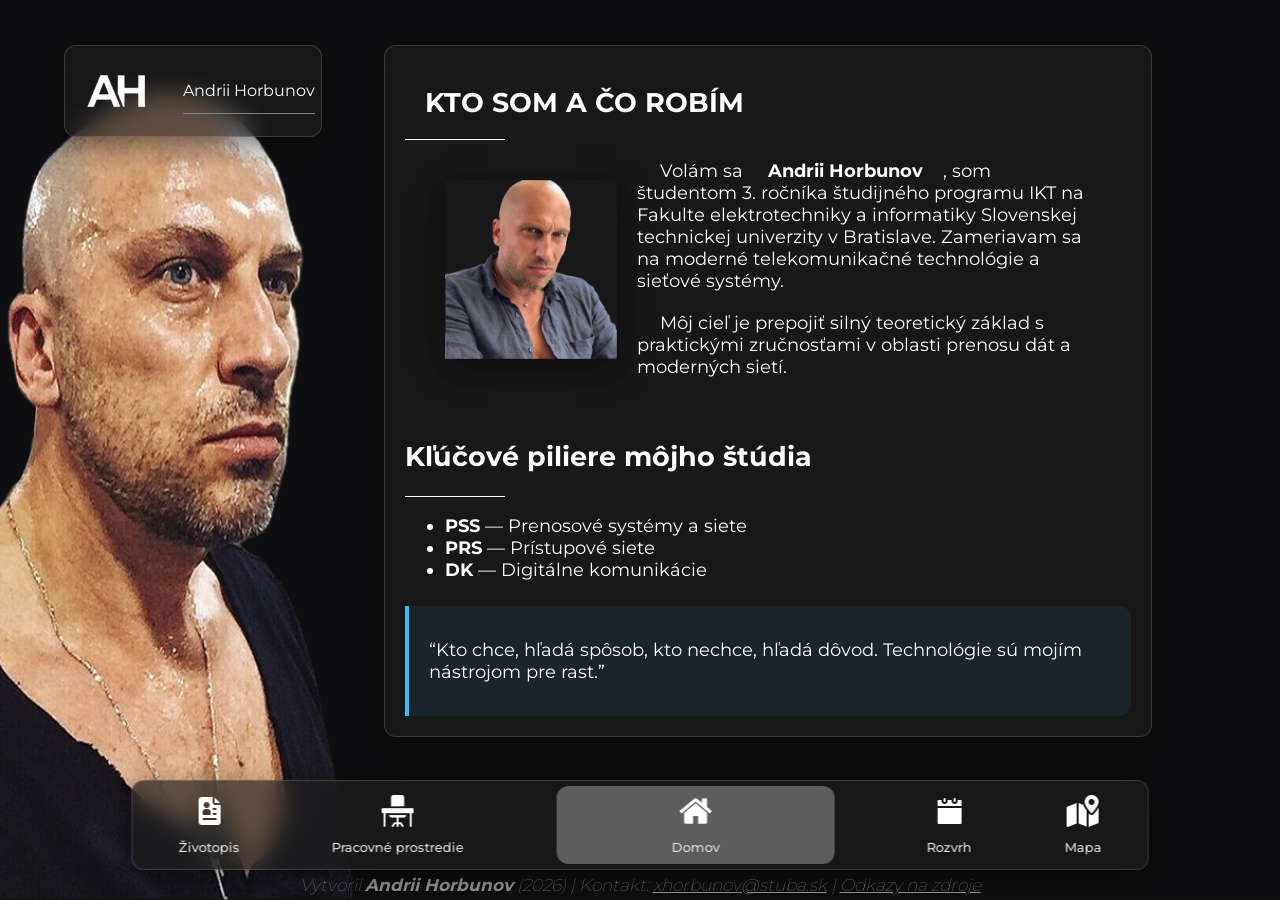
<file: index.html>
<!DOCTYPE html>
<html lang="sk">
<head>
    <meta charset="UTF-8">
    <link rel="stylesheet" href="./Css/Styles.css">

    <title>O mne</title>
    <meta name="viewport" content="width=device-width, initial-scale=1.0">
    <link rel="icon" type="image/png" href="./Img/Icons/Icon.png">
    

    <meta name="description" content="Osobná stránka Andria Horbunova, študenta 3. ročníka IKT na Fakulte elektrotechniky a informatiky STU v Bratislave. Informácie o štúdiu a kľúčových predmetoch.">
    <meta property="og:title" content="Andrii Horbunov — O mne | IKT STU">
    <meta property="og:description" content="Spoznajte ma: študent 3. ročníka IKT na FEI STU v Bratislave. Zistite viac o mojom štúdiu, zameraní a kľúčových predmetoch.">
    <meta property="og:image" content="./Img/Nagiev3.png">
    <meta property="og:type" content="website">
</head>
<body class="main">

    <header>

        <div class="mobile-header">
            <div class="buttons">
                <button class="hamburger-btn Grey-Glass" aria-label="Menu" id="hamburgerToggle">
                    <span></span>
                    <span></span>
                    <span></span>
                </button>
            </div>

            <div class="Grey-Glass mobile-header-view">
                <img src="./Img/Icons/Icon.png" alt="AH">
                <div>Andrii Horbunov</div>
            </div>

             <nav class="mobile-dropdown-nav Grey-Glass" id="mobileNav">
                <ul>
                    <li class="active-nav">
                        <a class="navigation-buttons" href="#">
                            <img src="./Img/Icons/home.png" alt="Logo: Domov">
                            <div class="navigation-list-description">Domov</div>
                        </a>
                    </li>
                    
                    <li>
                        <a class="navigation-buttons" href="./Rages/cv.html">
                            <img src="./Img/Icons/resume.png" alt="Logo: Životopis">
                            <div class="navigation-list-description">Životopis</div>
                        </a>
                    </li>
                    <li>
                        <a class="navigation-buttons" href="./Rages/workspace.html">
                            <img src="./Img/Icons/desk.png" alt="Logo: Pracovné prostredie">
                            <div class="navigation-list-description">Pracovné prostredie</div>
                        </a>
                    </li>
                    
                    <li>
                        <a class="navigation-buttons" href="./Rages/schedule.html">
                            <img src="./Img/Icons/schdule.png" alt="Logo: Rozvrh">
                            <div class="navigation-list-description">Rozvrh</div>
                        </a>
                    </li>
                    <li>
                        <a class="navigation-buttons" href="./Rages/map.html">
                            <img src="./Img/Icons/map.png" alt="Logo: Mapa">
                            <div class="navigation-list-description">Mapa</div>
                        </a>
                    </li>
                </ul>
            </nav>

        </div>

        
        <div class="Grey-Glass header-view">
            <img src="./Img/Icons/Icon.png" alt="AH">
            <div>Andrii Horbunov</div>
        </div>

        <div class="between-section"></div>

        <div class="Grey-Glass header-more-information">
            <p class="header-slogan"> študent IKT, zaujímajú ma sieťové technológie </p>
        </div>

    </header>

    <main class="main-block-information Grey-Glass">

       <section class="Profile-Me">

            <h1>KTO SOM A ČO ROBÍM</h1>
            <div class="After-line"></div>
            
            <div class="Profile-me-text-container">     
                <img src="./Img/Nagiev3.png" alt="Dmytriu Nagiev Foto" loading="lazy">  

                <p>
                    &emsp; Volám sa <strong>Andrii Horbunov</strong>, som študentom 3. ročníka študijného programu IKT na Fakulte elektrotechniky a informatiky Slovenskej technickej univerzity v Bratislave. Zameriavam sa na moderné telekomunikačné technológie a sieťové systémy.
                </p>
                <p>
                    &emsp; Môj cieľ je prepojiť silný teoretický základ s praktickými zručnosťami v oblasti prenosu dát a moderných sietí.
                </p>
            </div>
       </section>

       <section class="WhatDoILearn" style="clear: both; padding-top: 20px;">
            <h2>Kľúčové piliere môjho štúdia</h2>
            <div class="After-line"></div>
            
            <div class="key-subjects" style="margin-top: 15px;">
                <ul>
                    <li><strong>PSS</strong> — Prenosové systémy a siete</li>
                    <li><strong>PRS</strong> — Prístupové siete</li>
                    <li><strong>DK</strong> — Digitálne komunikácie</li>
                </ul>
            </div>
       </section>

       <aside class="Profil-aside" >
            <p>
                &ldquo;Kto chce, hľadá spôsob, kto nechce, hľadá dôvod. Technológie sú mojím nástrojom pre rast.&rdquo;
            </p>
       </aside>

    </main>

    

    <nav class="main-navigation Grey-Glass">   
        <ul>
            <li>
                <a class="navigation-buttons" href="./Rages/cv.html">
                    <img src="./Img/Icons/resume.png" alt="Logo: Životopis">
                    <div class="navigation-list-description">Životopis</div>
                </a>
            </li>
            
            <li>
                <a class="navigation-buttons" href="./Rages/workspace.html">
                    <img src="./Img/Icons/desk.png" alt="Logo: Pracovné prostredie">
                    <div class="navigation-list-description">Pracovné prostredie</div>
                </a>
            </li>

            <li class="active-nav">
                <a class="navigation-buttons" href="#">
                    <img src="./Img/Icons/home.png" alt="Logo: Domov">
                    <div class="navigation-list-description">Domov</div>
                </a>
            </li>

            <li>
                <a class="navigation-buttons" href="./Rages/schedule.html">
                    <img src="./Img/Icons/schdule.png" alt="Logo: Rozvrh">
                    <div class="navigation-list-description">Rozvrh</div>
                </a>
            </li>

            <li>
                <a class="navigation-buttons" href="./Rages/map.html">
                    <img src="./Img/Icons/map.png" alt="Logo: Mapa">
                    <div class="navigation-list-description">Mapa</div>
                </a>
            </li>
        </ul>
    </nav>

    <footer class="main-footer">
        <address>
            Vytvoril <strong>Andrii Horbunov</strong> (2026) | 
            Kontakt: <a href="mailto:xhorbunov@stuba.sk">xhorbunov@stuba.sk</a> | 
            <a href="https://github.com/werr2410/WEB1_Zadanie1" target="_blank">Odkazy na zdroje</a>
        </address>
    </footer>

    <script>
        const hamburgerToggle = document.getElementById('hamburgerToggle');
        const mobileNav = document.getElementById('mobileNav');

        if (hamburgerToggle && mobileNav) {
            hamburgerToggle.addEventListener('click', () => {
                hamburgerToggle.classList.toggle('active');
                mobileNav.classList.toggle('open');
            });

            mobileNav.querySelectorAll('a').forEach(link => {
                link.addEventListener('click', () => {
                    hamburgerToggle.classList.remove('active');
                    mobileNav.classList.remove('open');
                });
            });
        }
    </script>
</body>
</html>
</file>
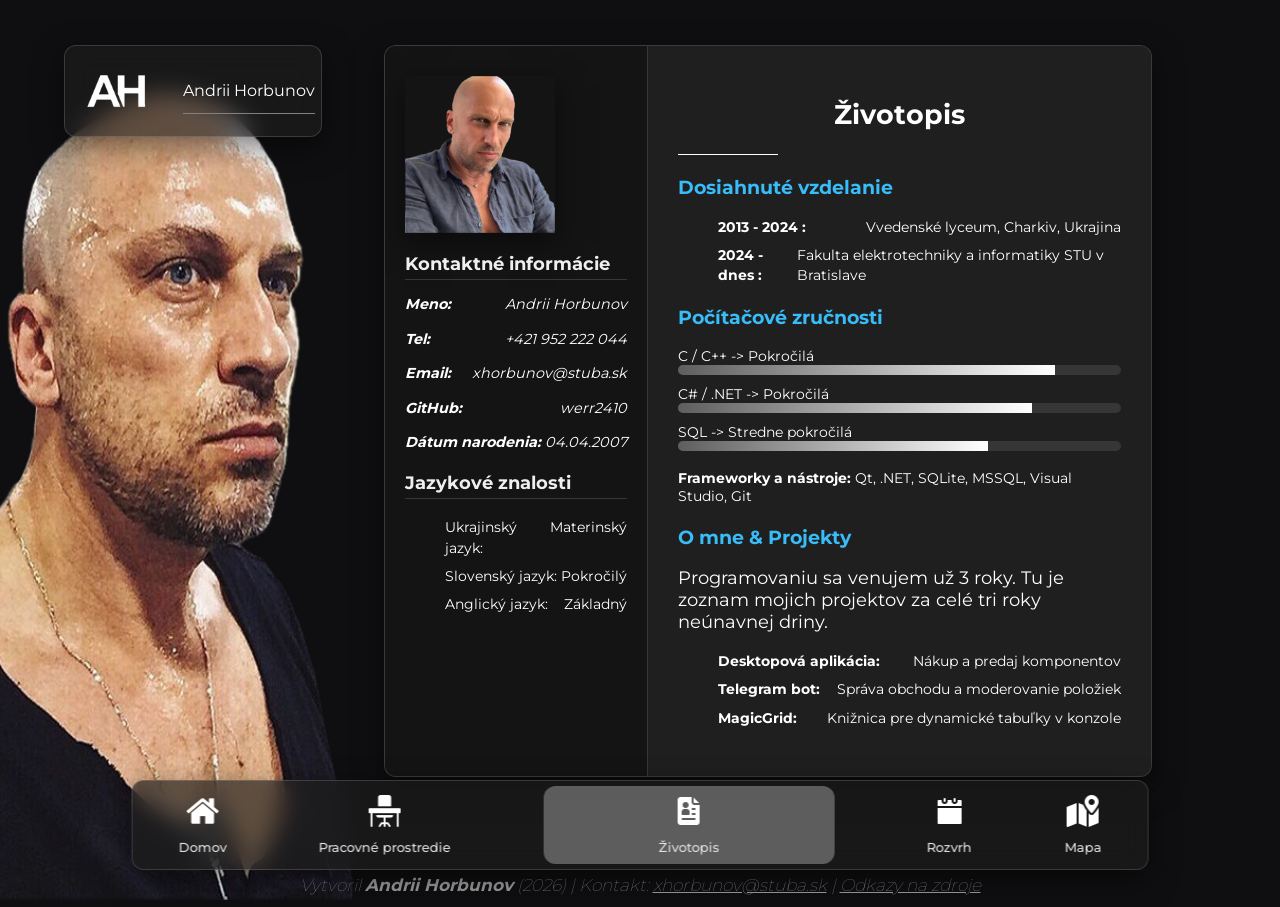
<file: Rages/cv.html>
<!DOCTYPE html>
<html lang="sk">
<head>
    <meta charset="UTF-8">
    <meta name="viewport" content="width=device-width, initial-scale=1.0"> 
    <title>Životopis</title>
    <link rel="icon" type="image/png" href="../Img/Icons/Icon.png">
    <meta name="description" content="Profesijný životopis Andria Horbunova: študenta IKT na FEI STU, programátora v C/C++, C# (.NET) a tvorcu desktopových aplikácií či nástrojov.">

    <meta property="og:title" content="Andrii Horbunov — Životopis | IKT STU">
    <meta property="og:description" content="Pozrite si môj životopis: vzdelanie, počítačové zručnosti (C++, C#, .NET, SQL) a realizované projekty.">
    <meta property="og:image" content="../Img/Nagiev3.png">
    <meta property="og:type" content="profile">

    <link rel="stylesheet" href="../Css/Styles.css">
    <link rel="stylesheet" href="../Css/print.css">
</head>
<body class="main">

    <header>
        <div class="mobile-header">
            <div class="buttons">
                <button class="hamburger-btn Grey-Glass" aria-label="Menu" id="hamburgerToggle">
                    <span></span>
                    <span></span>
                    <span></span>
                </button>
            </div>

            <div class="Grey-Glass mobile-header-view">
                <img src="../Img/Icons/Icon.png" alt="AH">
                <div>Andrii Horbunov</div>
            </div>

             <nav class="mobile-dropdown-nav Grey-Glass" id="mobileNav">
                <ul>
                    <li>
                        <a class="navigation-buttons" href="../index.html">
                            <img src="../Img/Icons/home.png" alt="Logo: Domov">
                            <div class="navigation-list-description">Domov</div>
                        </a>
                    </li>

                    <li class="active-nav">
                        <a class="navigation-buttons" href="./cv.html">
                            <img src="../Img/Icons/resume.png" alt="Logo: Životopis">
                            <div class="navigation-list-description">Životopis</div>
                        </a>
                    </li>
                    <li>
                        <a class="navigation-buttons" href="./workspace.html">
                            <img src="../Img/Icons/desk.png" alt="Logo: Pracovné prostredie">
                            <div class="navigation-list-description">Pracovné prostredie</div>
                        </a>
                    </li>
                   
                    <li>
                        <a class="navigation-buttons" href="./schedule.html">
                            <img src="../Img/Icons/schdule.png" alt="Logo: Rozvrh">
                            <div class="navigation-list-description">Rozvrh</div>
                        </a>
                    </li>
                    <li>
                        <a class="navigation-buttons" href="./map.html">
                            <img src="../Img/Icons/map.png" alt="Logo: Mapa">
                            <div class="navigation-list-description">Mapa</div>
                        </a>
                    </li>
                </ul>
            </nav>
        </div>

        <div class="Grey-Glass header-view">
            <img src="../Img/Icons/Icon.png" alt="AH">
            <div>Andrii Horbunov</div>
        </div>

        <div class="between-section"></div>

        <div class="Grey-Glass header-more-information">
            <p class="header-slogan"> študent IKT, zaujímajú ma sieťové technológie </p>
        </div>

    </header>

    <main class="main-block-information Grey-Glass cv-container">
        <aside class="cv-left-column">
            <div class="cv-photo-container">
                <img src="../Img/Nagiev3.png" alt="Fotografia - Andrii Horbunov">
            </div>
            
            <div class="cv-section-title">Kontaktné informácie</div>
            <address class="cv-address">
                <p><strong>Meno:</strong> Andrii Horbunov</p>
                <p><strong>Tel:</strong> <a href="tel:+421952222044">+421 952 222 044</a></p>
                <p><strong>Email:</strong> <a href="mailto:xhorbunov@stuba.sk">xhorbunov@stuba.sk</a></p>
                <p><strong>GitHub:</strong> <a href="https://github.com/werr2410" target="_blank">werr2410</a></p>
                <p><strong>Dátum narodenia:</strong> 04.04.2007</p>
            </address>

            <div class="cv-section-title">Jazykové znalosti</div>
            <ul class="cv-list">
                <li><span>Ukrajinský jazyk:</span> <span> Materinský </span></li>
                <li><span>Slovenský jazyk:</span> <span> Pokročilý </span></li>
                <li><span>Anglický jazyk:</span> <span> Základný </span></li>
                
            </ul>
        </aside>

        <section class="cv-right-column">
            <h1 class="Main-Header">Životopis</h1>
            <div class="After-line"></div>

            <div class="cv-block">
                <h2>Dosiahnuté vzdelanie</h2>
                <ul class="cv-list">
                    <li><strong>2013 - 2024 :</strong> Vvedenské lyceum, Charkiv, Ukrajina</li>
                    <li><strong>2024 - dnes :</strong> Fakulta elektrotechniky a informatiky STU v Bratislave</li>
                </ul>
            </div>

            <div class="cv-block">
                <h2>Počítačové zručnosti</h2>
                <ul class="cv-skills-bars">
                    <li>
                        <span>C / C++ -> Pokročilá</span>
                        <div class="progress-bar-bg"><div class="progress-bar-fill" style="width: 85%;"></div></div>
                    </li>
                    <li>
                        <span>C# / .NET -> Pokročilá</span>
                        <div class="progress-bar-bg"><div class="progress-bar-fill" style="width: 80%;"></div></div>
                    </li>
                    <li>
                        <span>SQL -> Stredne pokročilá</span>
                        <div class="progress-bar-bg"><div class="progress-bar-fill" style="width: 70%;"></div></div>
                    </li>
                </ul>
                <p style="margin-top: 10px; font-size: 0.9rem;"><strong>Frameworky a nástroje:</strong> Qt, .NET, SQLite, MSSQL, Visual Studio, Git</p>
            </div>

            <div class="cv-block">
                <h2>O mne & Projekty</h2>
                <p>Programovaniu sa venujem už 3 roky. Tu je zoznam mojich projektov za celé tri roky neúnavnej driny.</p>
                <ul class="cv-list">
                    <li><strong>Desktopová aplikácia:</strong> Nákup a predaj komponentov</li>
                    <li><strong>Telegram bot:</strong> Správa obchodu a moderovanie položiek</li>
                    <li><strong>MagicGrid:</strong> Knižnica pre dynamické tabuľky v konzole</li>
                </ul>
            </div>
        </section>
    </main>

    <nav class="main-navigation Grey-Glass">   
        <ul>
            <li>
                <a class="navigation-buttons" href="../index.html">
                    <img src="../Img/Icons/home.png" alt="Logo: Domov">
                    <div class="navigation-list-description">Domov</div>
                </a>
            </li>
            
            <li>
                <a class="navigation-buttons" href="./workspace.html">
                    <img src="../Img/Icons/desk.png" alt="Logo: Pracovné prostredie">
                    <div class="navigation-list-description">Pracovné prostredie</div>
                </a>
            </li>

            <li class="active-nav">
                <a class="navigation-buttons" href="#">
                    <img src="../Img/Icons/resume.png" alt="Logo: Životopis">
                    <div class="navigation-list-description">Životopis</div>
                </a>
            </li>

            <li>
                <a class="navigation-buttons" href="./schedule.html">
                    <img src="../Img/Icons/schdule.png" alt="Logo: Rozvrh">
                    <div class="navigation-list-description">Rozvrh</div>
                </a>
            </li>

            <li>
                <a class="navigation-buttons" href="./map.html">
                    <img src="../Img/Icons/map.png" alt="Logo: Mapa">
                    <div class="navigation-list-description">Mapa</div>
                </a>
            </li>
        </ul>
    </nav>

    <footer class="main-footer">
        <address>
            Vytvoril <strong>Andrii Horbunov</strong> (2026) | 
            Kontakt: <a href="mailto:xhorbunov@stuba.sk">xhorbunov@stuba.sk</a> | 
            <a href="https://github.com/werr2410/WEB1_Zadanie1" target="_blank">Odkazy na zdroje</a>
        </address>
    </footer>

    <script>
        const hamburgerToggle = document.getElementById('hamburgerToggle');
        const mobileNav = document.getElementById('mobileNav');

        if (hamburgerToggle && mobileNav) {
            hamburgerToggle.addEventListener('click', () => {
                hamburgerToggle.classList.toggle('active');
                mobileNav.classList.toggle('open');
            });

            mobileNav.querySelectorAll('a').forEach(link => {
                link.addEventListener('click', () => {
                    hamburgerToggle.classList.remove('active');
                    mobileNav.classList.remove('open');
                });
            });
        }
    </script>
</body>
</html>
</file>
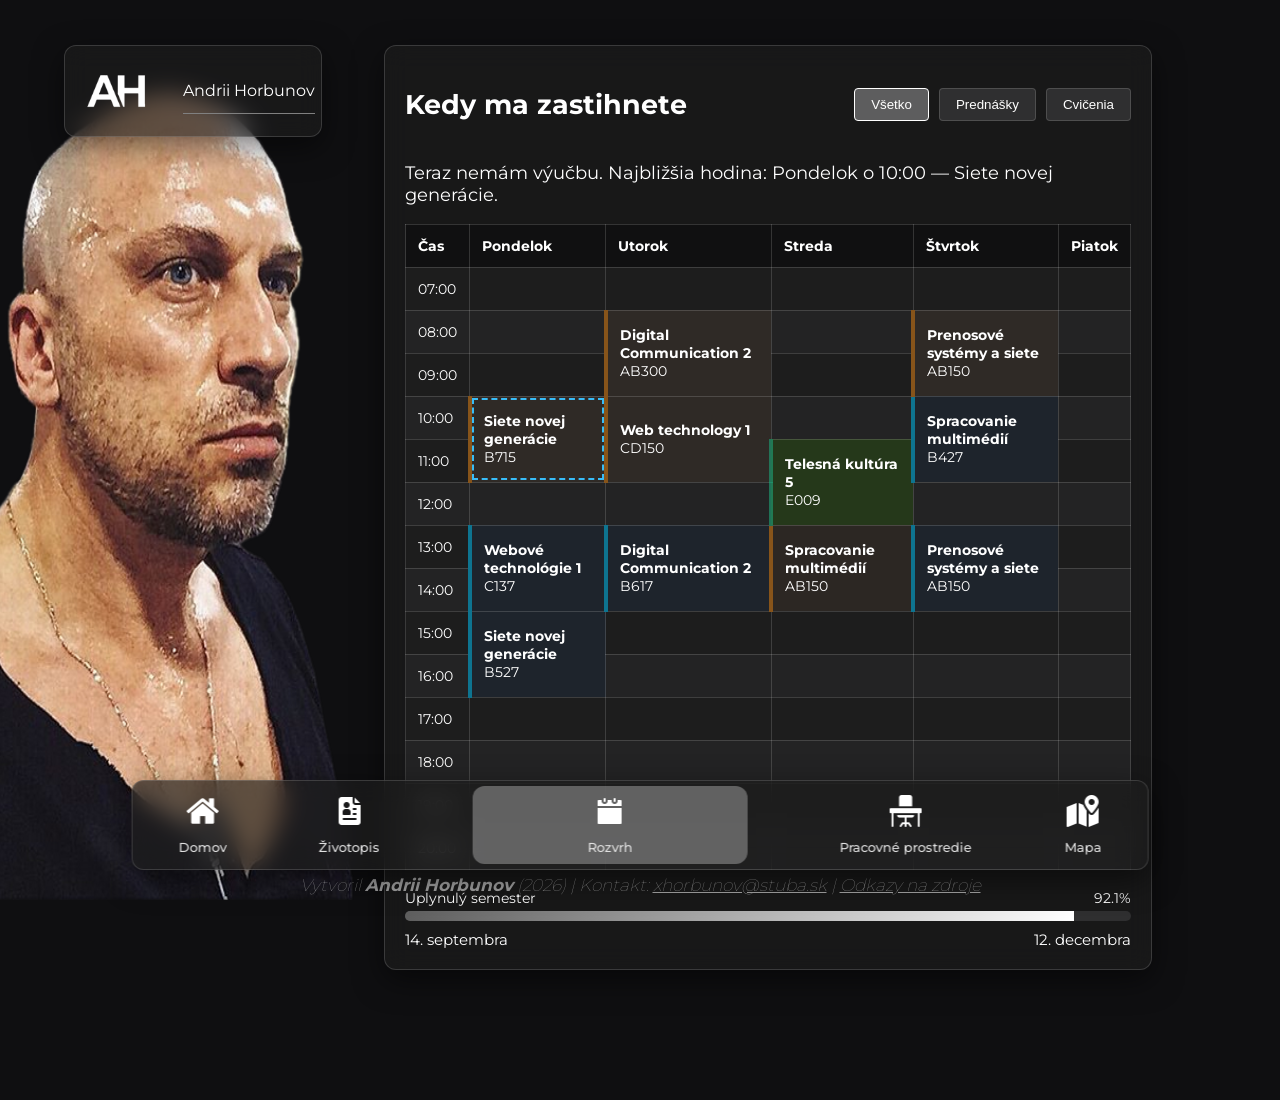
<file: Rages/schedule.html>
<!DOCTYPE html>
<html lang="sk">
<head>
    <meta charset="UTF-8">
    <meta name="viewport" content="width=device-width, initial-scale=1.0">
    
    <title>Rozvrh hodín</title>
    <link rel="icon" type="image/png" href="../Img/Icons/Icon.png">
    <meta name="description" content="Týždenný rozvrh hodín, prednášok a cvičení Andria Horbunova, študenta IKT na Fakulte elektrotechniky a informatiky STU v Bratislave.">

    <meta property="og:title" content="Andrii Horbunov — Rozvrh hodín | IKT STU">
    <meta property="og:description" content="Pozrite si môj rozvrh hodín, prednášok (Digital Communication, Prenosové systémy a siete) a cvičení počas semestra na STU FEI.">
    <meta property="og:image" content="../Img/Nagiev3.png">
    <meta property="og:type" content="website">
    <link rel="stylesheet" href="../Css/Styles.css">
</head>
<body class="main">


    <header>
    <div class="mobile-header">
            <div class="buttons">
                <button class="hamburger-btn Grey-Glass" aria-label="Menu" id="hamburgerToggle">
                    <span></span>
                    <span></span>
                    <span></span>
                </button>
            </div>

            <div class="Grey-Glass mobile-header-view">
                <img src="../Img/Icons/Icon.png" alt="AH">
                <div>Andrii Horbunov</div>
            </div>

             <nav class="mobile-dropdown-nav Grey-Glass" id="mobileNav">
                <ul>
                    <li>
                        <a class="navigation-buttons" href="../index.html">
                            <img src="../Img/Icons/home.png" alt="Logo: Domov">
                            <div class="navigation-list-description">Domov</div>
                        </a>
                    </li>
                    <li>
                        <a class="navigation-buttons" href="./cv.html">
                            <img src="../Img/Icons/resume.png" alt="Logo: Životopis">
                            <div class="navigation-list-description">Životopis</div>
                        </a>
                    </li>
                    <li>
                        <a class="navigation-buttons" href="./workspace.html">
                            <img src="../Img/Icons/desk.png" alt="Logo: Pracovné prostredie">
                            <div class="navigation-list-description">Pracovné prostredie</div>
                        </a>
                    </li>
                    
                    <li class="active-nav">
                        <a class="navigation-buttons" href="./schedule.html">
                            <img src="../Img/Icons/schdule.png" alt="Logo: Rozvrh">
                            <div class="navigation-list-description">Rozvrh</div>
                        </a>
                    </li>
                    <li>
                        <a class="navigation-buttons" href="./map.html">
                            <img src="../Img/Icons/map.png" alt="Logo: Mapa">
                            <div class="navigation-list-description">Mapa</div>
                        </a>
                    </li>
                </ul>
            </nav>
        </div>

        <div class="Grey-Glass header-view">
            <img src="../Img/Icons/Icon.png" alt="AH">
            <div>Andrii Horbunov</div>
        </div>

        <div class="between-section"></div>

        <div class="Grey-Glass header-more-information">
            <p class="header-slogan"> študent IKT, zaujímajú ma sieťové technológie </p>
        </div>

    </header>

    <main class="main-block-information Grey-Glass">
        <section class="Schedule-title">
            <h1>Kedy ma zastihnete</h1>

            <div class="schedule-filters">
                <button class="filter-btn active" data-filter="everything">Všetko</button>
                <button class="filter-btn" data-filter="lection">Prednášky</button>
                <button class="filter-btn" data-filter="practical">Cvičenia</button>
            </div>
        </section>

        <p id="schedule-status" role="status"></p>

        <div id="no-classes-message" class="hidden-message">
            Pre zvolený filter sa nenašli žiadne položky.
        </div>

        <div class="table-responsive">
            <table class="schedule-table">
                <thead>
                    <tr>
                        <th>Čas</th>
                        <th>Pondelok</th>
                        <th>Utorok</th>
                        <th>Streda</th>
                        <th>Štvrtok</th>
                        <th>Piatok</th>
                    </tr>
                </thead>

                <tbody id="Table-Body">
                    <tr>
                        <td>07:00</td>
                        <td class="empty monday"></td>
                        <td class="empty tuesday"></td>
                        <td class="empty wednesday"></td>
                        <td class="empty thursday"></td>
                        <td class="empty friday"></td>
                    </tr>

                    <tr>
                        <td>08:00</td>
                        <td class="empty monday"></td>
                        <td class="empty lection tuesday" rowspan="2">
                            <strong> Digital Communication 2</strong> <br>
                            <span>AB300</span>
                        </td>
                        <td class="empty wednesday"></td>
                        <td class="empty lection thursday" rowspan="2">
                            <strong> Prenosové systémy a siete </strong><br>
                            <span>
                                AB150
                            </span>
                        </td>
                        <td class="empty friday"></td>
                    </tr>

                    <tr>
                        <td>09:00</td>
                        <td                         class="empty monday"></td>
                        <!-- <td style="display: none;"  class="empty lection tuesday"></td> -->
                        <td                         class="empty wednesday"></td>
                        <!-- <td style="display: none;"  class="empty lection thursday"></td> -->
                        <td                         class="empty friday"></td>
                    </tr>

                    <tr>
                        <td>10:00</td>
                        
                        <td class="empty lection monday" rowspan="2">
                            <strong> Siete novej generácie </strong>
                            <br>
                            <span> 
                                B715
                            </span>
                        </td>
                        <td class="empty lection tuesday" rowspan="2">
                            <strong> Web technology 1</strong>
                            <br>
                            <span>CD150</span>
                        </td>
                        <td class="empty wednesday"></td>
                        <td class="empty practical thursday" rowspan="2">
                            <strong> Spracovanie multimédií </strong>
                            <br>
                            <span>
                                B427
                            </span>
                        </td>
                        <td class="empty friday"></td>
                    </tr>

                    <tr>
                        <td>11:00</td>
                        <!-- <td style="display: none;" class="empty lection monday"></td> -->
                        <!-- <td style="display: none;" class="empty lection tuesday"></td>  -->
                        <td class="empty physicalEducation wednesday" rowspan="2">
                            <strong> Telesná kultúra 5 </strong>
                            <br>
                            <span>
                                E009
                            </span>
                        </td>
                        <!-- <td style="display: none;" class="empty practical thursday"></td> -->
                        <td class="empty friday"></td>
                    </tr>

                    <tr>
                        <td>12:00</td>
                        <td class="empty monday"></td>
                        <td class="empty tuesday"></td>
                        <!-- <td class="empty physicalEducation wednesday" style="display: none;"></td>  -->
                        <td class="empty thursday"></td>
                        <td class="empty friday"></td>
                    </tr>

                    <tr>
                        <td>13:00</td>
                        <td class="empty practical monday" rowspan="2">
                            <strong>Webové technológie 1</strong>
                            <br>
                            <span>C137</span>
                        </td>

                        <td class="empty practical tuesday" rowspan="2">
                            <strong>Digital Communication 2</strong>
                            <br>
                            <span>B617</span>
                        </td>

                        <td class="empty lection wednesday" rowspan="2">
                            <strong>Spracovanie multimédií</strong>
                            <br>
                            <span>AB150</span>
                        </td>

                        <td class="empty practical thursday" rowspan="2">
                            <strong>Prenosové systémy a siete</strong>
                            <br>
                            <span>AB150</span>
                        </td>
                        <td class="empty friday"></td>
                    </tr>

                    <tr>
                        <td>14:00</td>
                        <!-- <td style="display: none;" class="empty practical monday"></td>
                        <td style="display: none;" class="empty practical tuesday"></td>
                        <td style="display: none;" class="empty lection wednesday"></td>
                        <td style="display: none;" class="empty practical thursday"></td> -->
                        <td class="empty friday"></td>
                    </tr>

                    <tr>
                        <td>15:00</td>
                        <td class="empty practical monday" rowspan="2">
                            <strong>Siete novej generácie</strong>
                            <br>
                            <span>B527</span>
                        </td>
                        <td class="empty tuesday"></td>
                        <td class="empty wednesday"></td>
                        <td class="empty thursday"></td>
                        <td class="empty friday"></td>
                    </tr>

                    <tr>
                        <td>16:00</td>
                        <!-- <td style="display: none;" class="empty practical monday"></td> -->
                        <td class="empty tuesday"></td>
                        <td class="empty wednesday"></td>
                        <td class="empty thursday"></td>
                        <td class="empty friday"></td>
                    </tr>

                    <tr>
                        <td>17:00</td>
                        <td class="empty monday"></td>
                        <td class="empty tuesday"></td>
                        <td class="empty wednesday"></td>
                        <td class="empty thursday"></td>
                        <td class="empty friday"></td>
                    </tr>

                    <tr>
                        <td>18:00</td>
                        <td class="empty monday"></td>
                        <td class="empty tuesday"></td>
                        <td class="empty wednesday"></td>
                        <td class="empty thursday"></td>
                        <td class="empty friday"></td>
                    </tr>

                    <tr>
                        <td>19:00</td>
                        <td class="empty monday"></td>
                        <td class="empty tuesday"></td>
                        <td class="empty wednesday"></td>
                        <td class="empty thursday"></td>
                        <td class="empty friday"></td>
                    </tr>

                    <tr>
                        <td>20:00</td>
                        <td class="empty monday"></td>
                        <td class="empty tuesday"></td>
                        <td class="empty wednesday"></td>
                        <td class="empty thursday"></td>
                        <td class="empty friday"></td>
                    </tr>  
                </tbody>
            </table>
        </div>

        <div id="dates-sch" class="semester-progress-container">

            <div class="progress-labels">
                <span>Uplynulý semester</span>
                <span id="progress-percent">0%</span>
            </div>

            <div class="progress-bar-bg">
                <div id="progress-bar-fill" class="progress-bar-fill"></div>
            </div>

            <div class="Semester-dates">
                <div id="START-SEMESTER">loading...</div>
                <div id="END-SEMESTER">loading...</div>
            </div>

        </div>

    </main>

    <nav class="main-navigation Grey-Glass">   
        <ul>
            <li>
                <a class="navigation-buttons" href="../index.html">
                    <img src="../Img/Icons/home.png" alt="Logo: Domov">
                    <div class="navigation-list-description">Domov</div>
                </a>
            </li>

            <li>
                <a class="navigation-buttons" href="./cv.html">
                    <img src="../Img/Icons/resume.png" alt="Logo: Životopis">
                    <div class="navigation-list-description">Životopis</div>
                </a>
            </li>

            <li class="active-nav">
                <a class="navigation-buttons" href="./schedule.html">
                    <img src="../Img/Icons/schdule.png" alt="Logo: Rozvrh">
                    <div class="navigation-list-description">Rozvrh</div>
                </a>
            </li>
            
            <li>
                <a class="navigation-buttons" href="./workspace.html">
                    <img src="../Img/Icons/desk.png" alt="Logo: Pracovné prostredie">
                    <div class="navigation-list-description">Pracovné prostredie</div>
                </a>
            </li>

            <li>
                <a class="navigation-buttons" href="./map.html">
                    <img src="../Img/Icons/map.png" alt="Logo: Mapa">
                    <div class="navigation-list-description">Mapa</div>
                </a>
            </li>
        </ul>
    </nav>

    <footer class="main-footer">
        <address>
            Vytvoril <strong>Andrii Horbunov</strong> (2026) | 
            Kontakt: <a href="mailto:xhorbunov@stuba.sk">xhorbunov@stuba.sk</a> | 
            <a href="https://github.com/werr2410/WEB1_Zadanie1" target="_blank">Odkazy na zdroje</a>
        </address>
    </footer>
    
    <script src="../Js/script.js"></script>
    <script>
        const hamburgerToggle = document.getElementById('hamburgerToggle');
        const mobileNav = document.getElementById('mobileNav');

        if (hamburgerToggle && mobileNav) {
            hamburgerToggle.addEventListener('click', () => {
                hamburgerToggle.classList.toggle('active');
                mobileNav.classList.toggle('open');
            });

            mobileNav.querySelectorAll('a').forEach(link => {
                link.addEventListener('click', () => {
                    hamburgerToggle.classList.remove('active');
                    mobileNav.classList.remove('open');
                });
            });
        }
    </script>
</body>
</html>
</file>
<file: Css/Styles.css>
:root {
    --background-Color: #0f0f11;      
    --accent-color: #38bdf8;       
    --text-color: #ffffff;          
    --text-muted: #e0e0e0;          
    
    --glass-bg: rgba(30, 30, 30, 0.65);
    --border-color: rgba(255, 255, 255, 0.15);
    --lection-color: #f59e0b;
    
    --radius: 12px;
    --space: 20px;
}

@font-face {
  font-family: 'Montserrat';
  src: url('../Fonts/Montserrat.ttf') format('truetype-variations');
  font-weight: 100 900; 
  font-style: normal;
  font-display: swap;
}

body.main {
    font-family: 'Montserrat', sans-serif;
    font-weight: 400;

    min-width: 100vw;
    background-color: var(--background-Color);

    background-image: url(../Img/Nagiev.png);
    background-size: 50% 100%;
    background-position: -20% top;
    background-repeat: no-repeat;
    background-attachment: fixed;

    margin: 0;
}

.hamburger-btn,
.mobile-dropdown-nav {
    display: none;
}


.header-view {
    z-index: 999;
    position: fixed;
    top: 5vh;
    left: 5%;

    width: 20vw;
    height: 10vh;

    display: flex;
    flex-direction: row;
    justify-content: center;
    align-items: center;
    gap: 10px;

    color: var(--text-color);

    transition: height 0.4s ease;
}

.between-section {
    position: absolute;

    height: 10vh;
    width: 20vw;

    top: 5vh;
    left: 5%;
    z-index: 999;

    opacity: 0;
}

.header-view * {
    height: 50%;
    margin: auto;
}

.header-view article {
    display: flex;
    align-items: center;
    font-size: larger;
}

.header-view div {
    display: flex;
    align-items: center;

    border-bottom: 1px solid grey;
}

.header-view img {
    filter: brightness(0) invert(1);
    height: 100%;
}

.header-more-information  {
    position: fixed;
    top: 20vh;
    left: 5%;
    width: 20vw;
    height: 10vh;

    box-sizing: border-box;
    padding: 20px;

    display: flex;
    flex-direction: column;
    justify-content: space-between;
    color: var(--text-color);
    z-index: 999;

    transition: transform 0.4s ease, opacity 0.4s ease, visibility 0.4s ease;

    transform: translateY(-120%);
    opacity: 0;
    
    visibility: hidden;
}

header:hover {
    cursor: pointer;

    .header-more-information {
        transform: translateY(0);
        opacity: 1;
        visibility: visible;
    }
}

.header-head {
    width: 100%;
    display: flex;
    flex-direction: row; 
    justify-content: center;
    align-items: center;
    gap: 10px;
}

.header-head img {
    filter: brightness(0) invert(1);
    max-width: 100%; 
    width: 50px; 
    height: 50px; 
    object-fit: contain
}


.main-navigation {
    text-decoration: none;
    position: fixed;
    bottom: 30px;
    z-index: 999;
    left: 50%;
    transform: translateX(-50%);
    width: calc(81vw - 20px );
    height: 10vh;
    border-radius: 0%;
    box-sizing: border-box;
}

.main-navigation ul {
    list-style: none;
    margin: 0;
    padding: 0;
    width: 100%;
    height: 100%;
    display: flex;
    flex-direction: row;
    justify-content: space-around;
    align-items: center;
}

.main-navigation li {
    display: flex;
    flex-direction: column; 
    align-items: center;  
    justify-content: center;
    text-align: center;
    transition: transform 0.5s ease;
}

.main-navigation li img {
    width: 32px;
    height: auto;
    margin-bottom: 8px; 
    filter: brightness(0) invert(1);
}

.main-navigation li:hover {
    transform: scale(1.1);
}

.navigation-list-description {
    color: var(--text-muted);
    font-size: 13px;
    font-weight: 500;
}

.navigation-buttons {
    text-decoration: none;
}

.main-block-information {
    width: 60vw;
    min-height: 75vh;
    margin-top: 5vh; 
    margin-left: auto;
    margin-right: 10vw;
    box-sizing: border-box;
    padding: var(--space);

    color: var(--text-color);
    font-size: large;
    margin-bottom: calc(10vh + 40px);
}

.main-footer {
    position: fixed;
    bottom: 5px;
    left: 50%; 
    transform: translateX(-50%);
    z-index: 998;
    width: 80vw;
    text-align: center;
    box-sizing: border-box;
}

.main-footer p {
    color: var(--text-color); 
    margin: 0;
}

.main-footer address {
    color: var(--text-color);
    font-size: 17px;
    opacity: 0.6;
    font-weight: 100;
    transition: opacity 0.3s ease;
}

.main-footer address:hover {
    opacity: 1;
}

.main-footer a {
    color: var(--text-color);
    text-decoration: underline;
}

.Grey-Glass {
    background-color: var(--glass-bg);
    backdrop-filter: blur(12px);
    -webkit-backdrop-filter: blur(12px);
    border: 1px solid var(--border-color);
    box-shadow: 0 10px 30px rgba(0, 0, 0, 0.5);
    border-radius: var(--radius);
}

.Profil-aside {
    margin-top: 25px;
    padding: 15px 20px; 
    background: rgba(56, 189, 248, 0.08);
    border-left: 4px solid var(--accent-color);
    border-radius: 0 var(--radius) var(--radius) 0;
}

.Profile-Me * {
    margin: var(--space);
}

.Profile-Me img {
    width: 25%;
    box-shadow: 0 10px 30px rgba(0, 0, 0, 0.5);
}

.Main-Header {
    text-align: center;
} 

.After-line {
    margin: 0;
    padding: 0;
    width: 100px;
    height: 1px;
    background-color: var(--text-color); 
}

/* CV */
.cv-container {
    display: flex;
    flex-direction: row;
    align-items: stretch;
    padding: 0 !important;
    overflow: hidden;
}

.cv-left-column {
    flex: 1;
    background-color: rgba(20, 20, 20, 0.85); 
    padding: calc(var(--space) * 1.5) var(--space);
    box-sizing: border-box;
    border-right: 1px solid var(--border-color);
}

.cv-right-column {
    flex: 2;
    background-color: rgba(40, 40, 40, 0.5); 
    padding: calc(var(--space) * 1.5);
    box-sizing: border-box;
}

.Profile-me-text-container img {
    float: left;
}

.cv-photo-container img {
    width: 100%;
    max-width: 150px;
    display: block;
    object-fit: cover;
    box-shadow: 0 10px 30px rgba(0, 0, 0, 0.5);
}

.cv-section-title {
    font-size: 1.1rem;
    font-weight: bold;
    margin-top: 20px;
    margin-bottom: 10px;
    border-bottom: 1px solid var(--border-color);
    padding-bottom: 5px;
    color: #efefef;
}

.cv-address p {
    display: flex;
    flex-direction: row;
    justify-content: space-between;
}

.cv-list li {
    display: flex;
    flex-direction: row;
    justify-content: space-between;
}

.cv-address p, .cv-list li {
    font-size: 0.9rem;
    margin-bottom: 8px;
    line-height: 1.4;
    list-style-type: decimal;
}

.cv-address a {
    color: var(--text-color);
    text-decoration: none;
}

.cv-address a:hover {
    text-decoration: underline;
}

.cv-block {
    margin-top: 20px;
}

.cv-block h2 {
    font-size: 1.2rem;
    margin-bottom: 8px;
    color: var(--accent-color);
}

.cv-skills-bars {
    list-style: none;
    padding: 0;
}

.cv-skills-bars li {
    margin-bottom: 10px;
    font-size: 0.9rem;
}

@media (max-width: 768px) {
    .cv-container {
        flex-direction: column;
    }
}

/* SCHEDULE */
.table-responsive {
    width: 100%;
    overflow-x: auto;
    margin-bottom: 20px;
}

.schedule-table {
    width: 100%;
    border-collapse: collapse;
    font-size: 0.9rem;
    text-align: left;
}

.schedule-table th, 
.schedule-table td {
    padding: 12px;
    border: 1px solid var(--border-color);
}

.schedule-table th {
    background-color: rgba(0, 0, 0, 0.3);
    font-weight: bold;
}

.schedule-table tbody tr:nth-of-type(odd) {
    background-color: rgba(255, 255, 255, 0.02);
}

.schedule-table tbody tr:nth-of-type(even) {
    background-color: rgba(255, 255, 255, 0.05);
}

.schedule-table td.lection {
    background-color: rgba(61, 51, 42, 0.5);
    border-left: 4px solid #87541a;
}

.schedule-table td.practical {
    background-color: rgb(30, 36, 44);
    border-left: 4px solid #0e7490;
}

.schedule-table td.physicalEducation {
    background-color: rgba(65, 139, 18, 0.251);
    border-left: 4px solid #209b72a9;
}

.schedule-table td.current-class {
    box-shadow: inset 0 0 10px var(--lection-color);
    animation: pulse-border 1.5s infinite;
}

@keyframes pulse-border {
    0% { border-color: var(--lection-color); }
    50% { border-color: var(--text-color); }
    100% { border-color: var(--lection-color); }
}

.schedule-filters {
    display: flex;
    flex-direction: row;
    gap: 10px;
}

.filter-btn {
    background: rgba(255, 255, 255, 0.1);
    border: 1px solid var(--border-color);
    color: var(--text-color);
    padding: 8px 16px;
    border-radius: 4px;
    cursor: pointer;
    transition: background 0.3s;
}
 
.active-nav {
    background: rgba(255, 255, 255, 0.3);
    border-color: var(--text-color);
    border-radius: var(--radius);
    max-width: 7vw;
    padding: 1vh 9vw;
    max-height: 8vh;

    animation: smooth-blink 2s ease-in-out infinite;
}


.filter-btn.active, .filter-btn:hover {
    background: rgba(255, 255, 255, 0.3);
    animation: smooth-blink 2s ease-in-out infinite;
    border-color: var(--text-color);
}

@keyframes smooth-blink {
    0%, 100% {
        background: rgba(255, 255, 255, 0.3);
    }
    50% {
        background: rgba(255, 255, 255, 0.1);
    }
}

.hidden-message {
    display: none;
    padding: 15px;
    background: rgba(239, 68, 68, 0.2);
    border: 1px solid #ef4444;
    border-radius: 4px;
    margin-bottom: 15px;
    text-align: center;
}

.semester-progress-container {
    margin-top: 20px;
}

.progress-labels {
    display: flex;
    justify-content: space-between;
    font-size: 0.85rem;
    margin-bottom: 5px;
}

.progress-bar-bg {
    width: 100%;
    height: 10px;
    background: rgba(255, 255, 255, 0.1);
    border-radius: 5px;
    overflow: hidden;
}

.progress-bar-fill {
    height: 100%;
    width: 0%;
    background: linear-gradient(90deg, #5e5e5e, var(--text-color));
    transition: width 0.5s ease;
}

.Semester-dates {
    display: flex;
    flex-direction: row;
    justify-content: space-between;
    margin-top: 1vh;
    font-size: smaller;
}

.stressed { 
    animation: softPulse 2s infinite ease-in-out !important;
}

.Schedule-title {
    display: flex;
    flex-direction: row;
    justify-content: space-between;
    align-items: center;
}

.map-controls {
    display: flex;
    flex-direction: row;
    justify-content: space-between;
}

#points-list li {
    margin-bottom: 1vh;
    display: flex;
    flex-direction: row;
    justify-content: space-between;
}

@keyframes softPulse {
    0% {
        opacity: 1;
        box-shadow: inset 0 0 0 0 rgba(255, 0, 0, 0.4);
    }
    50% {
        opacity: 0.8;
        box-shadow: inset 0 0 10px 3px rgba(255, 0, 0, 0.6);
    }
    100% {
        opacity: 1;
        box-shadow: inset 0 0 0 0 rgba(255, 0, 0, 0.4);
    }
}

@media (max-width: 768px) {
    .schedule-table {
        font-size: 0.8rem;
    }
    .schedule-table th, .schedule-table td {
        padding: 8px;
    }
}

.workspace-container {
    position: relative;
    width: 100%;
    margin-top: 20px;
}

.workspace-image-wrapper {
    position: relative;
    width: 100%;
    overflow: hidden;
    border-radius: var(--radius);
}

.workspace-img {
    width: 100%;
    height: auto;
    display: block;
    border-radius: var(--radius);
}

.hotspot {
    position: absolute;
    transform: translate(-50%, -50%);
    cursor: pointer;
    z-index: 10;
}

.hotspot-dot {
    display: block;
    width: 20px;
    height: 20px;
    background-color: var(--accent-color);
    border: 3px solid var(--text-color);
    border-radius: 50%;
    box-shadow: 0 0 10px rgba(0, 0, 0, 0.7);
    transition: transform 0.3s ease, background-color 0.3s ease;
}

.hotspot:hover .hotspot-dot,
.hotspot:focus .hotspot-dot,
.hotspot:focus-within .hotspot-dot {
    transform: scale(1.3);
    background-color: var(--lection-color);
}

.workspace-panel {
    position: absolute;
    bottom: 30px;
    left: 50%;
    transform: translateX(-50%) scale(0.9);
    width: 220px;
    background-color: rgba(15, 15, 17, 0.95);
    border: 1px solid var(--border-color);
    padding: 12px;
    border-radius: var(--radius);
    color: var(--text-color);
    font-size: 0.85rem;
    box-shadow: 0 10px 25px rgba(0,0,0,0.6);
    opacity: 0;
    visibility: hidden;
    transition: opacity 0.3s ease, transform 0.3s ease, visibility 0.3s ease;
    pointer-events: none;
    z-index: 20;
}

.hotspot:hover .workspace-panel,
.hotspot:focus .workspace-panel,
.hotspot:focus-within .workspace-panel {
    opacity: 1;
    visibility: visible;
    transform: translateX(-50%) scale(1);
    pointer-events: auto;
}

.workspace-panel h3 {
    margin: 0 0 5px 0;
    font-size: 0.95rem;
    color: var(--accent-color);
}

.workspace-panel p {
    margin: 0;
    color: var(--text-muted);
}

.source-attribution {
    font-size: 0.8rem;
    margin-top: 10px;
    opacity: 0.7;
}

.workspace-mobile-fallback-panel {
    display: none; 

}

.mobile-header {
    display: none;
}

@media (max-height: 300px) and (min-width: 768px) {
    .navigation-list-description {
        display: block !important;
    }

    .navigation-buttons img {
        display: none;
    }
}

@media (max-height: 750px) and (min-width: 768px) {
    .navigation-list-description {
        display: none;
    }
}

@media (max-width: 768px) {
    body.main {
        background-image: none;
        min-width: 100%;
        overflow-x: hidden;
    }

    .mobile-header {
        display: flex;
        flex-direction: row;
        justify-content: space-between;
        align-items: center;
        padding: 0 15px;
        margin-top: 15px;
        box-sizing: border-box;
    }

    .mobile-header-view {
        z-index: 999;
        width: 70%;
        height: 50px;
        display: flex;
        flex-direction: row;
        justify-content: flex-start;
        align-items: center;
        gap: 12px;
        padding: 0 15px;
        box-sizing: border-box;
        color: var(--text-color);
        font-size: 0.95rem;
    }

    .mobile-header-view {
        display: flex;
        flex-direction: row;
        justify-content: space-around;
        object-fit: contain;
    }



    .mobile-header-view * {
        height: 50%;
        margin: auto;
    }

    .mobile-header-view article {
        display: flex;
        align-items: center;
        font-size: larger;
    }

    .mobile-header-view div {
        border-bottom: 1px solid grey;
        padding-bottom: 2px;
    }

    .mobile-header-view img {
        filter: brightness(0) invert(1);
        height: 100%;
    }

    .main-navigation {
        display: none;
    }

    .main-footer {
        position: relative;
    }

    .between-section{
        display: none;
    }
    header {
        margin-bottom: 50px;
    }

    .header-more-information {
        display: none;
    }

    .Profile-me-text-container {
        margin: 0;
        padding: 0;
    }

    .Profile-me-text-container img {
        float:none;
        width: 60vw;
        height: 30vh;
    }

    body.main {
        background-image: none;
    }

    .main-block-information {
        width: 85vw;
        margin-bottom: calc(10px);
    }

    .workspace-panel {
        display: none !important;
    }

    .workspace-mobile-fallback-panel {
        display: block;
        margin-top: 15px;
        background: rgba(0, 0, 0, 0.4);
        border: 1px solid var(--border-color);
        padding: 15px;
        border-radius: var(--radius);
        min-height: 80px; 
        box-sizing: border-box;
    }

    .hotspot:focus .workspace-mobile-fallback-panel-content {
        display: block;
    }

    nav.main-navigation {
        display: none !important;
    }

    header {
        margin-top: 20px;
    }

    .hamburger-btn {
        display: flex;
        flex-direction: column;
        justify-content: space-around;
        width: 15vw;
        height: 10vh;
        padding: 10px;
        background-color: var(--glass-bg);
        border: 1px solid var(--border-color);
        border-radius: var(--radius);
        cursor: pointer;
        box-sizing: border-box;
        z-index: 1001;
    }

    .hamburger-btn span {
        display: block;
        width: 100%;
        height: 2px;
        background-color: var(--text-color);
        border-radius: 2px;
        transition: transform 0.3s ease, opacity 0.3s ease;
    }

    .header-view {
        display: none;
    }

    .between-section,
    .header-more-information {
        display: none !important;
    }
    .mobile-dropdown-nav {
        z-index: 100000;
        display: flex;
        position: absolute;
        top: 11vh; 
        left: 0;
        width: 100%;
        box-sizing: border-box;
        padding: 15px;
        border-radius: var(--radius);
        
        opacity: 0;
        visibility: hidden;
        transform: translateY(-10px);
        transition: opacity 0.3s ease, transform 0.3s ease, visibility 0.3s ease;
    }

    .mobile-dropdown-nav.open {
        opacity: 1;
        visibility: visible;
        transform: translateY(0);
    }

    .mobile-dropdown-nav ul {
        list-style: none;
        margin: 0;
        padding: 0;
        width: 100%;
        display: flex;
        flex-direction: column;
        gap: 12px;
    }

    .mobile-dropdown-nav li {
        width: 100%;
    }

    .mobile-dropdown-nav .navigation-buttons {
        display: flex;
        align-items: center;
        gap: 15px;
        width: 100%;
        padding: 10px 15px;
        box-sizing: border-box;
        background: rgba(255, 255, 255, 0.05);
        border-radius: var(--space);
        text-decoration: none;
        transition: background 0.3s ease;
    }

    .mobile-dropdown-nav .navigation-buttons:hover {
        background: rgba(255, 255, 255, 0.15);
    }

    .mobile-dropdown-nav img {
        width: 24px;
        height: 24px;
        filter: brightness(0) invert(1);
    }

    .mobile-dropdown-nav .navigation-list-description {
        color: var(--text-color);
        font-size: 15px;
        font-weight: 500;
        display: block !important;
    }

    .mobile-dropdown-nav .active-nav {
        background: none;
        border: 1px solid var(--border-color);
        max-width: 100% !important;
        padding: 1vh 1vw !important; 
        max-height: none !important;
        animation: none !important; 
    }

    .workspace-panel {
        display: none !important;
    }

    .workspace-mobile-fallback-panel {
        display: block;
        margin-top: 15px;
        background: rgba(0, 0, 0, 0.6);
        border: 1px solid var(--border-color);
        padding: 15px;
        border-radius: var(--radius);
        min-height: 70px;
        box-sizing: border-box;
    }

    .hotspot-dot {
        width: 26px;
        height: 26px;
        border-width: 2px;
    }

    .schedule-filters {
        flex-direction: column;
    }

    .Schedule-title {
        margin-bottom: 4vh;
    }

    .map-controls {
        flex-direction: column;
        gap: 20px;
    }

    .map-controls select {
        width: 100%;
    }
}

.schedule-table td.lesson-next {
    outline: 2px dashed var(--text-color);
    outline-offset: -4px;
}

.schedule-table td.lesson-next {
    outline: 2px dashed var(--accent-color);
    outline-offset: -4px;
}

[hidden] {
    display: none !important;
}
</file>
<file: Css/print.css>
@media print {
    .main-navigation {
        display: none !important;
    }
    
    .main-footer address a,
    .main-footer address span.details {
        display: none !important;
    }
    
    .main-footer,
    body.main {
        background: none !important;
        background-color: white !important;
    }

    .main-block-information {
        width: 100% !important;
        margin: 0 !important;
        padding: 0 !important;
        box-shadow: none !important;
        border: none !important;
        color: black !important;
        background: white !important;
    }

    .cv-left-column, .cv-right-column {
        background: white !important;
        color: black !important;
    }

    .cv-address a {
        color: black !important;
        text-decoration: none;
    }
}
</file>
